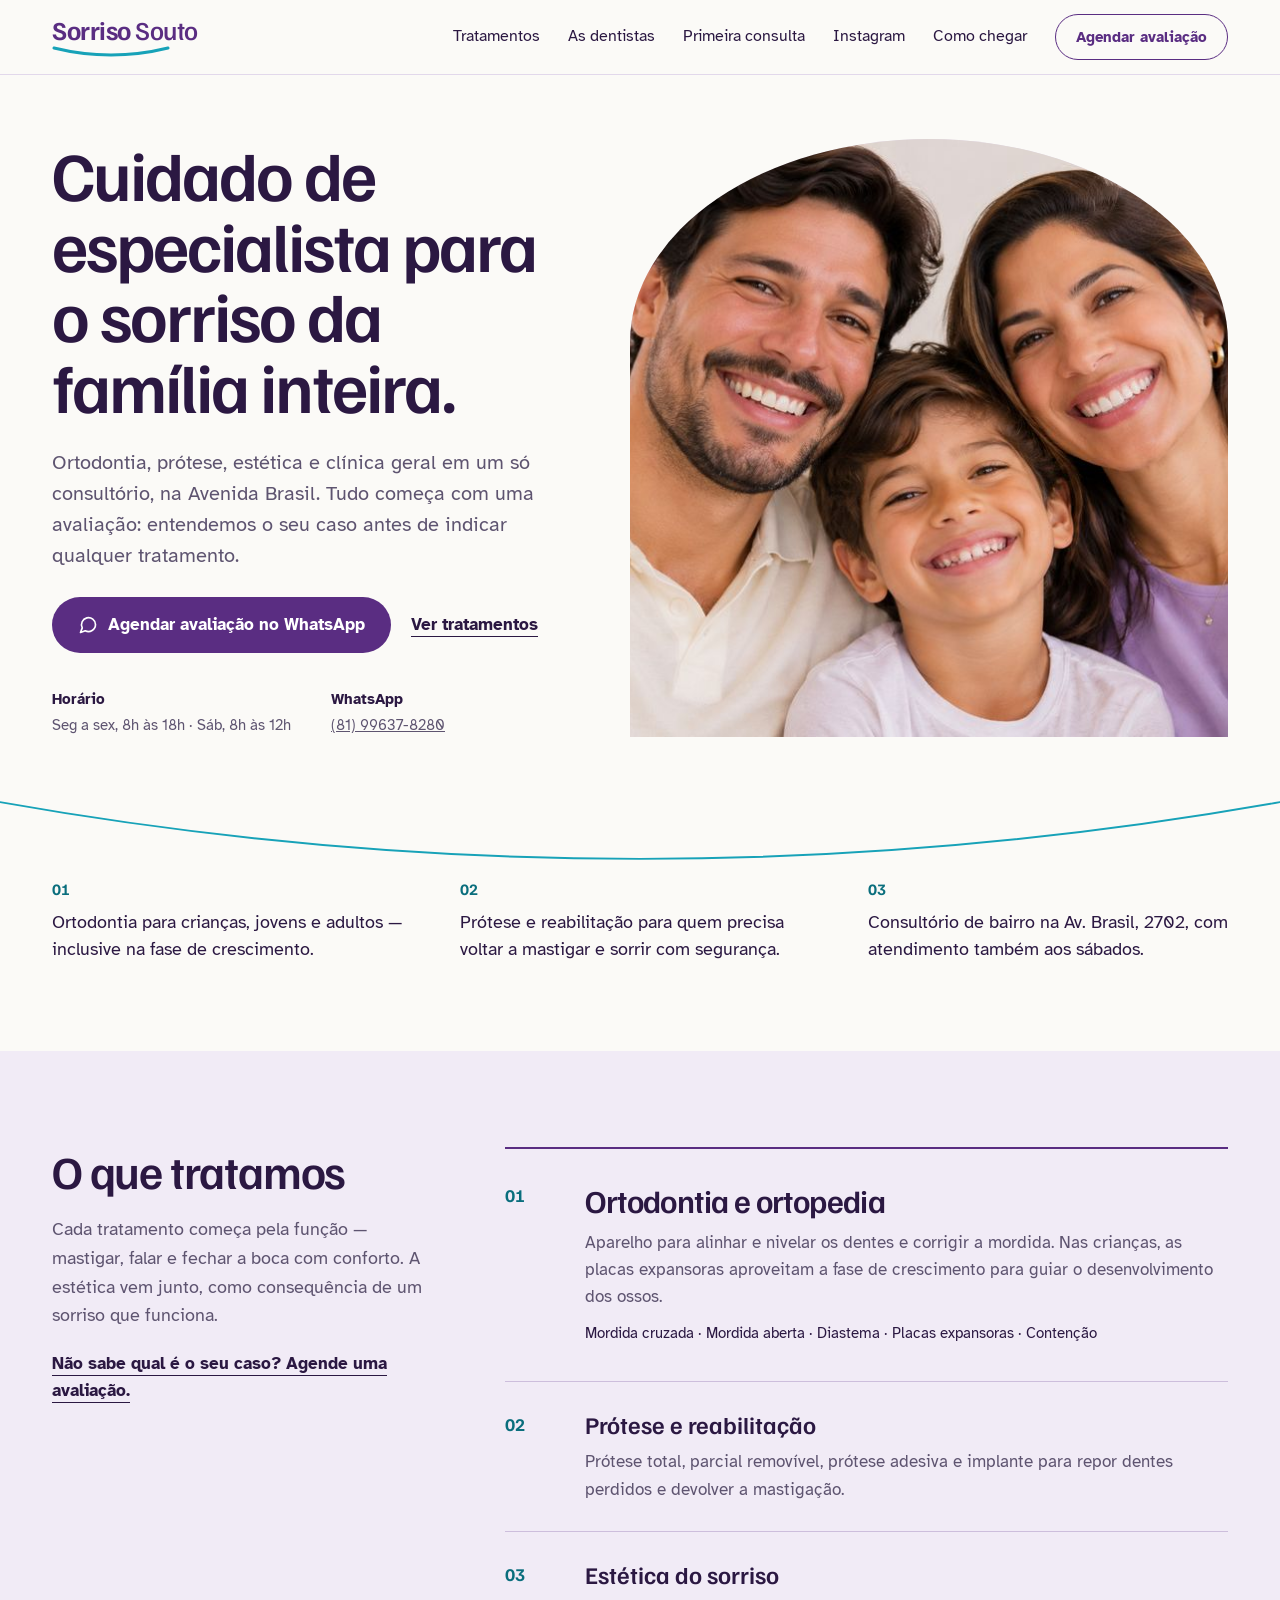
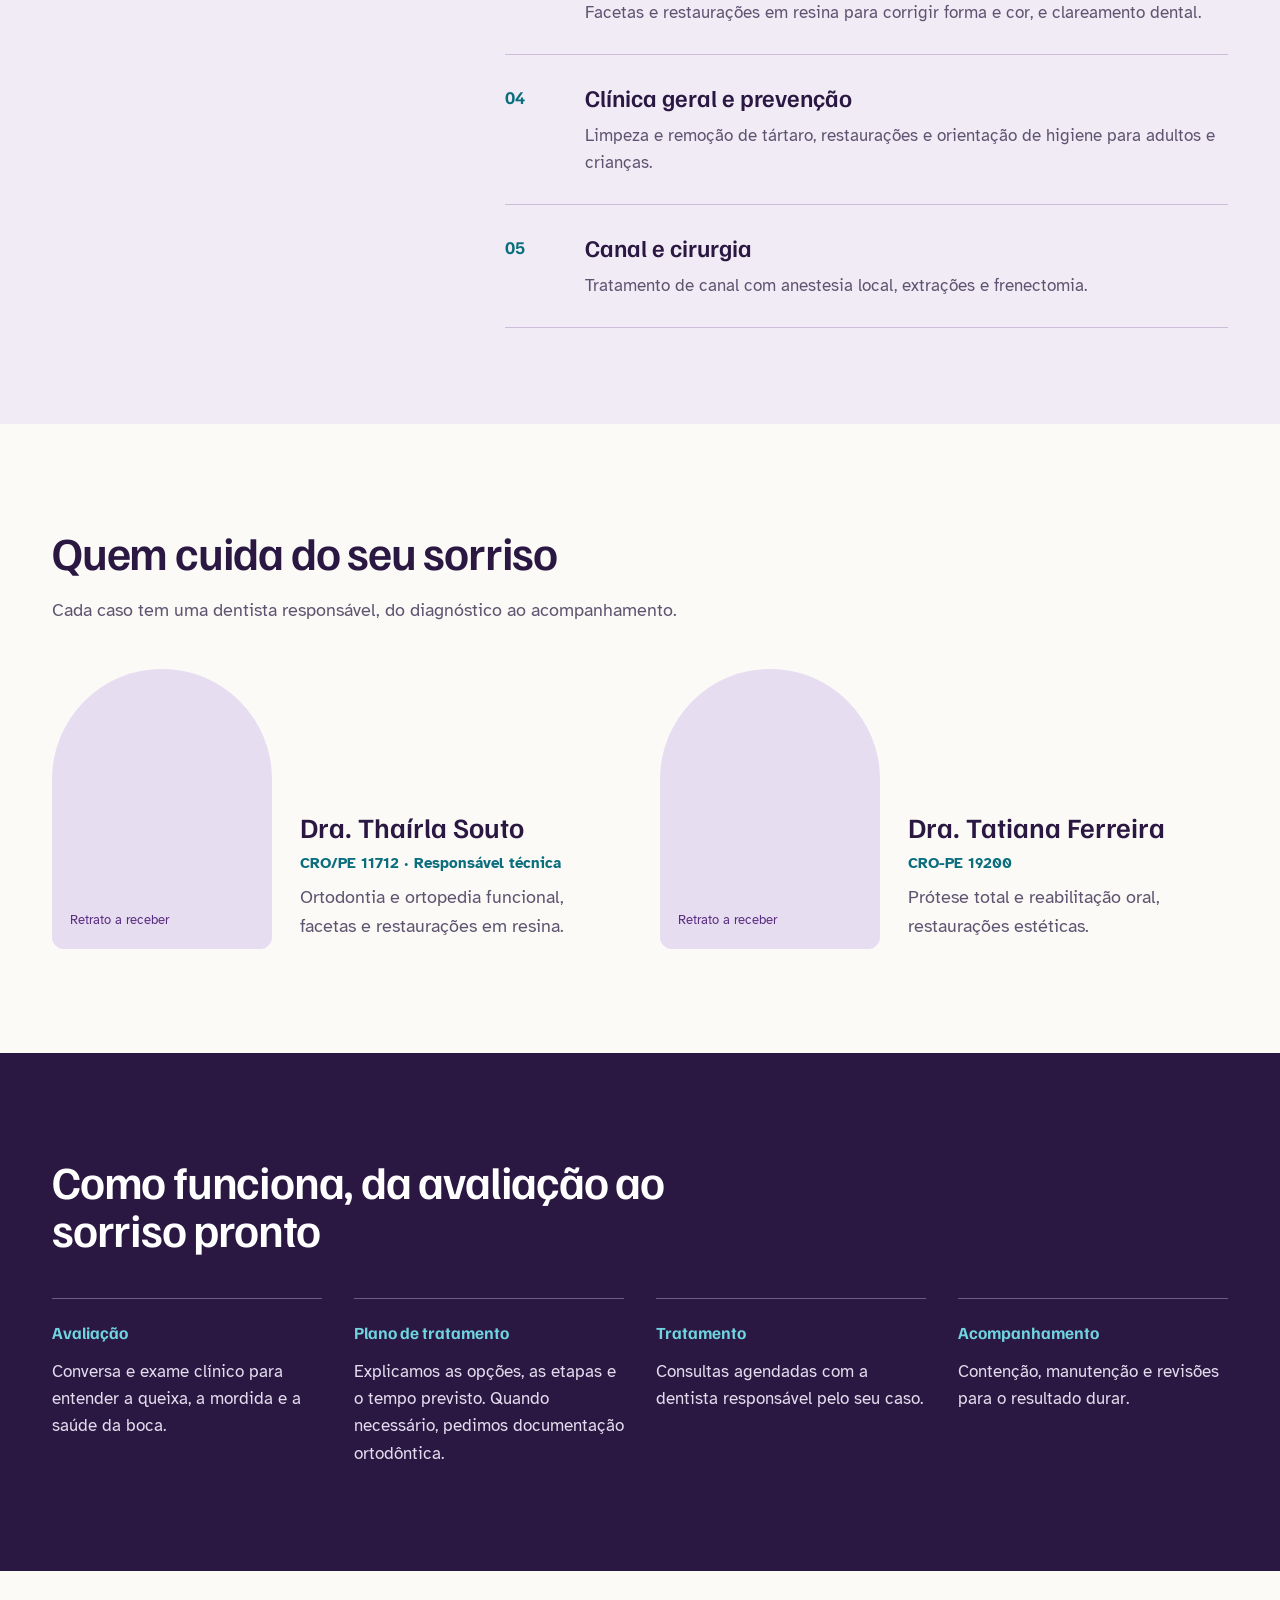
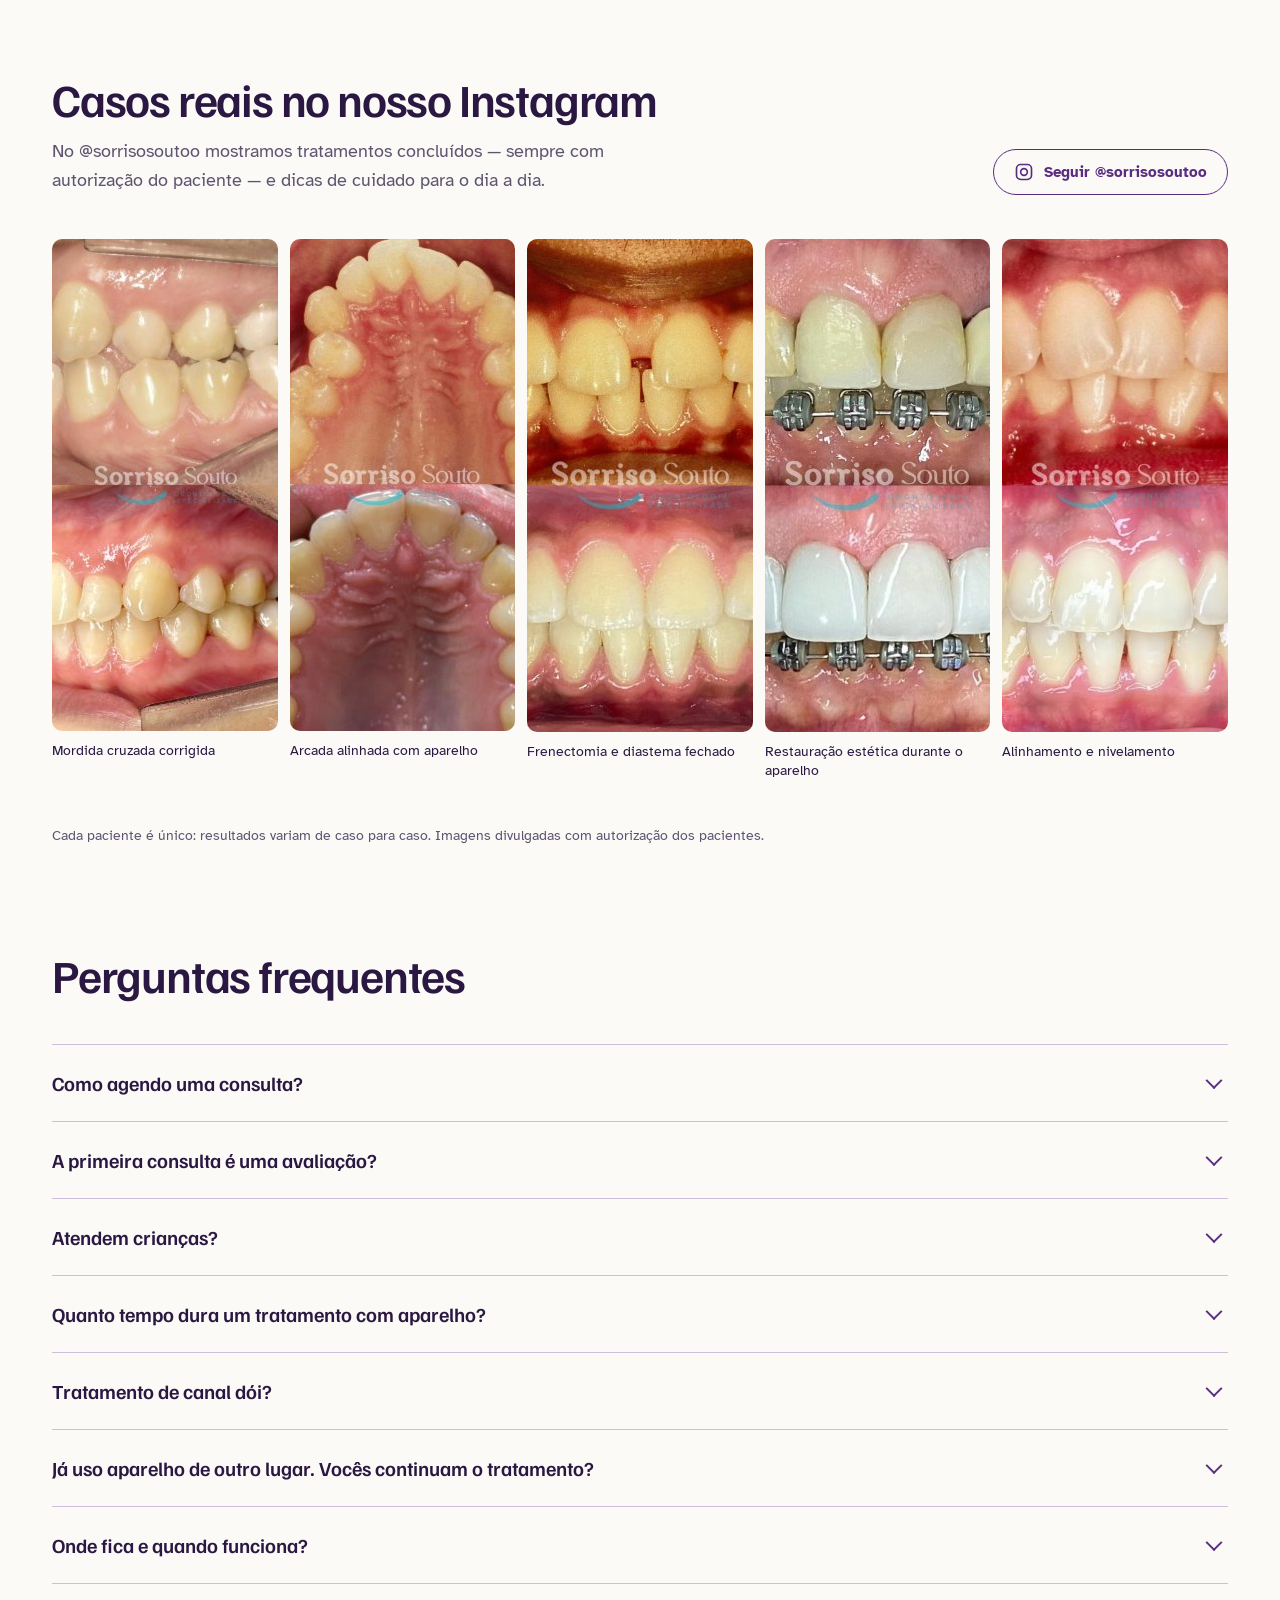
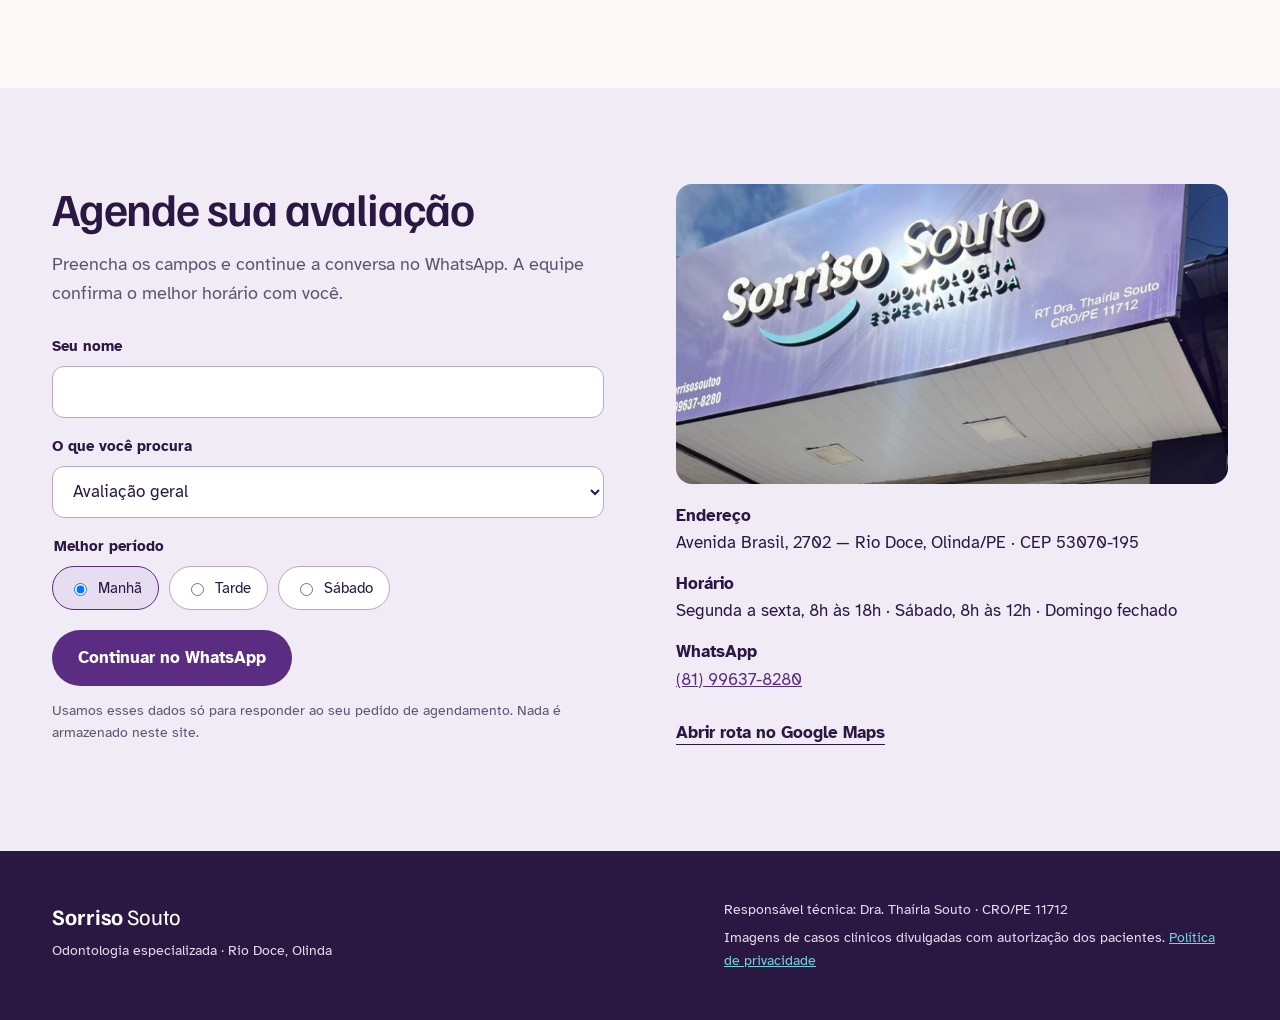
<file: index.html>
<!doctype html>
<html lang="pt-BR">
<head>
<meta charset="utf-8">
<meta name="viewport" content="width=device-width, initial-scale=1">
<title>Sorriso Souto | Dentista em Rio Doce, Olinda — Ortodontia e Prótese</title>
<meta name="description" content="Consultório odontológico na Av. Brasil, Rio Doce, Olinda. Ortodontia para crianças e adultos, prótese, estética e clínica geral. Agende sua avaliação pelo WhatsApp.">
<link rel="canonical" href="https://www.sorrisosouto.com.br/">
<meta name="theme-color" content="#5A2D82">

<meta property="og:type" content="website">
<meta property="og:locale" content="pt_BR">
<meta property="og:site_name" content="Sorriso Souto">
<meta property="og:title" content="Sorriso Souto | Odontologia especializada em Rio Doce, Olinda">
<meta property="og:description" content="Ortodontia, prótese, estética e clínica geral. Agende sua avaliação pelo WhatsApp.">
<meta property="og:url" content="https://www.sorrisosouto.com.br/">
<meta property="og:image" content="https://www.sorrisosouto.com.br/assets/img/fachada.jpg">

<link rel="icon" href="assets/img/favicon.svg" type="image/svg+xml">
<link rel="preconnect" href="https://fonts.googleapis.com">
<link rel="preconnect" href="https://fonts.gstatic.com" crossorigin>
<link href="https://fonts.googleapis.com/css2?family=Familjen+Grotesk:wght@500;600;700&family=Atkinson+Hyperlegible:wght@400;700&display=swap" rel="stylesheet">
<link rel="preload" as="image" href="assets/img/hero-familia.jpg" imagesrcset="assets/img/hero-familia-900.jpg 900w, assets/img/hero-familia.jpg 1536w" imagesizes="(max-width: 860px) 100vw, 640px">
<link rel="stylesheet" href="assets/css/style.css">

<script type="application/ld+json">
{
  "@context": "https://schema.org",
  "@type": "Dentist",
  "name": "Sorriso Souto — Odontologia Especializada",
  "url": "https://www.sorrisosouto.com.br/",
  "image": "https://www.sorrisosouto.com.br/assets/img/fachada.jpg",
  "telephone": "+55-81-99637-8280",
  "address": {
    "@type": "PostalAddress",
    "streetAddress": "Avenida Brasil, 2702",
    "addressLocality": "Olinda",
    "addressRegion": "PE",
    "postalCode": "53070-195",
    "addressCountry": "BR"
  },
  "openingHoursSpecification": [
    {"@type": "OpeningHoursSpecification", "dayOfWeek": ["Monday","Tuesday","Wednesday","Thursday","Friday"], "opens": "08:00", "closes": "18:00"},
    {"@type": "OpeningHoursSpecification", "dayOfWeek": "Saturday", "opens": "08:00", "closes": "12:00"}
  ],
  "sameAs": ["https://www.instagram.com/sorrisosoutoo/"]
}
</script>
</head>
<body>
<a class="skip" href="#conteudo">Pular para o conteúdo</a>

<header class="site-header">
  <div class="wrap header-inner">
    <a href="#topo" class="logo" aria-label="Sorriso Souto, início">
      <span class="logo-text"><b>Sorriso</b> Souto</span>
      <svg class="logo-arc" viewBox="0 0 118 12" aria-hidden="true"><path d="M2 2 Q59 16 116 2"/></svg>
    </a>
    <button class="menu-toggle" type="button" aria-expanded="false" aria-controls="menu" aria-label="Abrir menu">
      <svg viewBox="0 0 24 24" aria-hidden="true"><path d="M4 8h16M4 16h16"/></svg>
    </button>
    <nav id="menu" class="nav" aria-label="Principal">
      <a href="#tratamentos">Tratamentos</a>
      <a href="#dentistas">As dentistas</a>
      <a href="#primeira-consulta">Primeira consulta</a>
      <a href="#instagram">Instagram</a>
      <a href="#contato">Como chegar</a>
      <a href="#agendar" class="btn btn-outline nav-cta">Agendar avaliação</a>
    </nav>
  </div>
</header>

<main id="conteudo">

<section id="topo" class="hero">
  <div class="wrap hero-inner">
    <div class="hero-text">
      <h1>Cuidado de especialista para o sorriso da família inteira.</h1>
      <p class="lead">Ortodontia, prótese, estética e clínica geral em um só consultório, na Avenida Brasil. Tudo começa com uma avaliação: entendemos o seu caso antes de indicar qualquer tratamento.</p>
      <div class="actions">
        <a class="btn btn-primary js-wa" href="https://wa.me/5581996378280?text=Ol%C3%A1!%20Vim%20pelo%20site%20e%20gostaria%20de%20agendar%20uma%20avalia%C3%A7%C3%A3o." data-origem="hero">
          <svg viewBox="0 0 24 24" aria-hidden="true"><path d="M21 11.5a8.4 8.4 0 0 1-12.3 7.4L3 21l2.1-5.6A8.4 8.4 0 1 1 21 11.5z"/></svg>
          <span>Agendar avaliação<span class="hide-sm"> no WhatsApp</span></span>
        </a>
        <a class="link-strong" href="#tratamentos">Ver tratamentos</a>
      </div>
      <dl class="hero-info">
        <div><dt>Horário</dt><dd>Seg a sex, 8h às 18h · Sáb, 8h às 12h</dd></div>
        <div><dt>WhatsApp</dt><dd><a href="tel:+5581996378280">(81) 99637-8280</a></dd></div>
      </dl>
    </div>
    <div class="hero-media">
      <div class="arch">
        <img src="assets/img/hero-familia.jpg" srcset="assets/img/hero-familia-900.jpg 900w, assets/img/hero-familia.jpg 1536w" sizes="(max-width: 860px) 100vw, 640px" width="1536" height="1024" alt="Pai, mãe e filho sorrindo juntos" fetchpriority="high">
      </div>
    </div>
  </div>
  <svg class="hero-arc" viewBox="0 0 1440 90" preserveAspectRatio="none" aria-hidden="true"><path d="M0 4 Q720 150 1440 4"/></svg>
</section>

<section class="facts wrap" aria-label="Em resumo">
  <div><span class="num">01</span><p>Ortodontia para crianças, jovens e adultos — inclusive na fase de crescimento.</p></div>
  <div><span class="num">02</span><p>Prótese e reabilitação para quem precisa voltar a mastigar e sorrir com segurança.</p></div>
  <div><span class="num">03</span><p>Consultório de bairro na Av. Brasil, 2702, com atendimento também aos sábados.</p></div>
</section>

<section id="tratamentos" class="band">
  <div class="wrap split">
    <div class="split-aside">
      <h2>O que tratamos</h2>
      <p class="muted">Cada tratamento começa pela função — mastigar, falar e fechar a boca com conforto. A estética vem junto, como consequência de um sorriso que funciona.</p>
      <a class="link-strong" href="#agendar">Não sabe qual é o seu caso? Agende uma avaliação.</a>
    </div>
    <ol class="treatments">
      <li class="featured">
        <span class="num">01</span>
        <div>
          <h3>Ortodontia e ortopedia</h3>
          <p>Aparelho para alinhar e nivelar os dentes e corrigir a mordida. Nas crianças, as placas expansoras aproveitam a fase de crescimento para guiar o desenvolvimento dos ossos.</p>
          <p class="tags">Mordida cruzada · Mordida aberta · Diastema · Placas expansoras · Contenção</p>
        </div>
      </li>
      <li><span class="num">02</span><div><h3>Prótese e reabilitação</h3><p>Prótese total, parcial removível, prótese adesiva e implante para repor dentes perdidos e devolver a mastigação.</p></div></li>
      <li><span class="num">03</span><div><h3>Estética do sorriso</h3><p>Facetas e restaurações em resina para corrigir forma e cor, e clareamento dental.</p></div></li>
      <li><span class="num">04</span><div><h3>Clínica geral e prevenção</h3><p>Limpeza e remoção de tártaro, restaurações e orientação de higiene para adultos e crianças.</p></div></li>
      <li><span class="num">05</span><div><h3>Canal e cirurgia</h3><p>Tratamento de canal com anestesia local, extrações e frenectomia.</p></div></li>
    </ol>
  </div>
</section>

<section id="dentistas" class="wrap section">
  <div class="section-head">
    <h2>Quem cuida do seu sorriso</h2>
    <p class="muted">Cada caso tem uma dentista responsável, do diagnóstico ao acompanhamento.</p>
  </div>
  <div class="team">
    <article class="person">
      <div class="portrait" role="img" aria-label="Retrato da Dra. Thaírla Souto (foto a receber)"><span>Retrato a receber</span></div>
      <div>
        <h3>Dra. Thaírla Souto</h3>
        <span class="cro">CRO/PE 11712 · Responsável técnica</span>
        <p class="muted">Ortodontia e ortopedia funcional, facetas e restaurações em resina.</p>
      </div>
    </article>
    <article class="person">
      <div class="portrait" role="img" aria-label="Retrato da Dra. Tatiana Ferreira (foto a receber)"><span>Retrato a receber</span></div>
      <div>
        <h3>Dra. Tatiana Ferreira</h3>
        <span class="cro">CRO-PE 19200</span>
        <p class="muted">Prótese total e reabilitação oral, restaurações estéticas.</p>
      </div>
    </article>
  </div>
</section>

<section id="primeira-consulta" class="dark">
  <div class="wrap section">
    <h2>Como funciona, da avaliação ao sorriso pronto</h2>
    <ol class="steps">
      <li><span>Avaliação</span><p>Conversa e exame clínico para entender a queixa, a mordida e a saúde da boca.</p></li>
      <li><span>Plano de tratamento</span><p>Explicamos as opções, as etapas e o tempo previsto. Quando necessário, pedimos documentação ortodôntica.</p></li>
      <li><span>Tratamento</span><p>Consultas agendadas com a dentista responsável pelo seu caso.</p></li>
      <li><span>Acompanhamento</span><p>Contenção, manutenção e revisões para o resultado durar.</p></li>
    </ol>
  </div>
</section>

<section id="instagram" class="wrap section">
  <div class="section-head">
    <div>
      <h2>Casos reais no nosso Instagram</h2>
      <p class="muted">No @sorrisosoutoo mostramos tratamentos concluídos — sempre com autorização do paciente — e dicas de cuidado para o dia a dia.</p>
    </div>
    <a class="btn btn-outline" href="https://www.instagram.com/sorrisosoutoo/" target="_blank" rel="noopener">
      <svg viewBox="0 0 24 24" aria-hidden="true"><rect x="3" y="3" width="18" height="18" rx="5"/><circle cx="12" cy="12" r="4"/></svg>
      Seguir @sorrisosoutoo
    </a>
  </div>
  <div class="insta-grid">
    <a href="https://www.instagram.com/sorrisosoutoo/" target="_blank" rel="noopener"><img src="assets/img/caso-mordida.jpg" loading="lazy" width="392" height="492" alt="Antes e depois: mordida cruzada corrigida"><span>Mordida cruzada corrigida</span></a>
    <a href="https://www.instagram.com/sorrisosoutoo/" target="_blank" rel="noopener"><img src="assets/img/caso-arcada.jpg" loading="lazy" width="392" height="492" alt="Antes e depois: arcada alinhada com aparelho"><span>Arcada alinhada com aparelho</span></a>
    <a href="https://www.instagram.com/sorrisosoutoo/" target="_blank" rel="noopener"><img src="assets/img/caso-diastema.jpg" loading="lazy" width="491" height="493" alt="Antes e depois: frenectomia e fechamento de diastema"><span>Frenectomia e diastema fechado</span></a>
    <a href="https://www.instagram.com/sorrisosoutoo/" target="_blank" rel="noopener"><img src="assets/img/caso-facetas.jpg" loading="lazy" width="491" height="493" alt="Antes e depois: restauração estética durante o aparelho"><span>Restauração estética durante o aparelho</span></a>
    <a href="https://www.instagram.com/sorrisosoutoo/" target="_blank" rel="noopener"><img src="assets/img/caso-alinhamento.jpg" loading="lazy" width="491" height="493" alt="Antes e depois: alinhamento e nivelamento"><span>Alinhamento e nivelamento</span></a>
  </div>
  <p class="note">Cada paciente é único: resultados variam de caso para caso. Imagens divulgadas com autorização dos pacientes.</p>
</section>

<section id="perguntas" class="wrap section faq-wrap">
  <h2>Perguntas frequentes</h2>
  <div class="faq">
    <details><summary>Como agendo uma consulta?</summary><p>Pelo WhatsApp (81) 99637-8280 ou pelo formulário desta página, que abre a conversa já com o seu pedido. A equipe confirma o horário com você.</p></details>
    <details><summary>A primeira consulta é uma avaliação?</summary><p>Sim. Antes de qualquer tratamento, a dentista examina e explica as opções para o seu caso.</p></details>
    <details><summary>Atendem crianças?</summary><p>Sim. Na fase de crescimento, a ortopedia com placas expansoras ajuda a guiar o desenvolvimento dos ossos e da mordida. Também orientamos a higiene dos pequenos.</p></details>
    <details><summary>Quanto tempo dura um tratamento com aparelho?</summary><p>Depende da mordida e da idade de cada paciente. O tempo previsto é apresentado no plano de tratamento, depois da avaliação.</p></details>
    <details><summary>Tratamento de canal dói?</summary><p>O procedimento é feito com anestesia local. Algum desconforto depois é possível e varia de pessoa para pessoa; a dentista orienta como aliviar.</p></details>
    <details><summary>Já uso aparelho de outro lugar. Vocês continuam o tratamento?</summary><p>Fazemos uma avaliação e, se necessário, pedimos nova documentação ortodôntica antes de seguir.</p></details>
    <details><summary>Onde fica e quando funciona?</summary><p>Avenida Brasil, 2702 — Rio Doce, Olinda. Segunda a sexta, 8h às 18h; sábado, 8h às 12h.</p></details>
  </div>
</section>

<section id="agendar" class="band">
  <div class="wrap split">
    <div class="split-half">
      <h2>Agende sua avaliação</h2>
      <p class="muted">Preencha os campos e continue a conversa no WhatsApp. A equipe confirma o melhor horário com você.</p>
      <form id="form-agendar" class="form" novalidate>
        <label for="f-nome">Seu nome</label>
        <input id="f-nome" name="nome" type="text" autocomplete="name" required aria-describedby="f-nome-erro">
        <p id="f-nome-erro" class="field-error" hidden>Diga como podemos te chamar.</p>

        <label for="f-tratamento">O que você procura</label>
        <select id="f-tratamento" name="tratamento">
          <option>Avaliação geral</option>
          <option>Aparelho / ortodontia</option>
          <option>Prótese ou implante</option>
          <option>Estética e clareamento</option>
          <option>Limpeza</option>
          <option>Dor ou urgência</option>
        </select>

        <fieldset>
          <legend>Melhor período</legend>
          <div class="pills">
            <label><input type="radio" name="periodo" value="manhã" checked> Manhã</label>
            <label><input type="radio" name="periodo" value="tarde"> Tarde</label>
            <label><input type="radio" name="periodo" value="sábado"> Sábado</label>
          </div>
        </fieldset>

        <button type="submit" class="btn btn-primary">Continuar no WhatsApp</button>
        <p class="note">Usamos esses dados só para responder ao seu pedido de agendamento. Nada é armazenado neste site.</p>
      </form>
    </div>
    <div id="contato" class="split-half">
      <img class="fachada" src="assets/img/fachada.jpg" loading="lazy" width="820" height="620" alt="Fachada da Sorriso Souto na Avenida Brasil, 2702">
      <address>
        <div><b>Endereço</b><br>Avenida Brasil, 2702 — Rio Doce, Olinda/PE · CEP 53070-195</div>
        <div><b>Horário</b><br>Segunda a sexta, 8h às 18h · Sábado, 8h às 12h · Domingo fechado</div>
        <div><b>WhatsApp</b><br><a class="js-wa" data-origem="contato" href="https://wa.me/5581996378280?text=Ol%C3%A1!%20Vim%20pelo%20site%20e%20gostaria%20de%20agendar%20uma%20avalia%C3%A7%C3%A3o.">(81) 99637-8280</a></div>
      </address>
      <a class="link-strong" href="https://www.google.com/maps/search/?api=1&amp;query=Avenida+Brasil+2702+Rio+Doce+Olinda+PE" target="_blank" rel="noopener">Abrir rota no Google Maps</a>
    </div>
  </div>
</section>

</main>

<footer class="site-footer">
  <div class="wrap footer-inner">
    <div>
      <span class="footer-logo"><b>Sorriso</b> Souto</span>
      <span>Odontologia especializada · Rio Doce, Olinda</span>
    </div>
    <div>
      <span>Responsável técnica: Dra. Thaírla Souto · CRO/PE 11712</span>
      <span>Imagens de casos clínicos divulgadas com autorização dos pacientes. <a href="privacidade.html">Política de privacidade</a></span>
    </div>
  </div>
</footer>

<div class="mobile-bar">
  <a class="btn btn-primary js-wa" data-origem="barra-mobile" href="https://wa.me/5581996378280?text=Ol%C3%A1!%20Vim%20pelo%20site%20e%20gostaria%20de%20agendar%20uma%20avalia%C3%A7%C3%A3o.">Agendar avaliação</a>
  <a class="call" href="tel:+5581996378280" aria-label="Ligar para a clínica">
    <svg viewBox="0 0 24 24" aria-hidden="true"><path d="M5 4h4l2 5-2.5 1.5a11 11 0 0 0 5 5L15 13l5 2v4a2 2 0 0 1-2 2A16 16 0 0 1 3 6a2 2 0 0 1 2-2"/></svg>
  </a>
</div>

<script src="assets/js/main.js" defer></script>
</body>
</html>
</file>
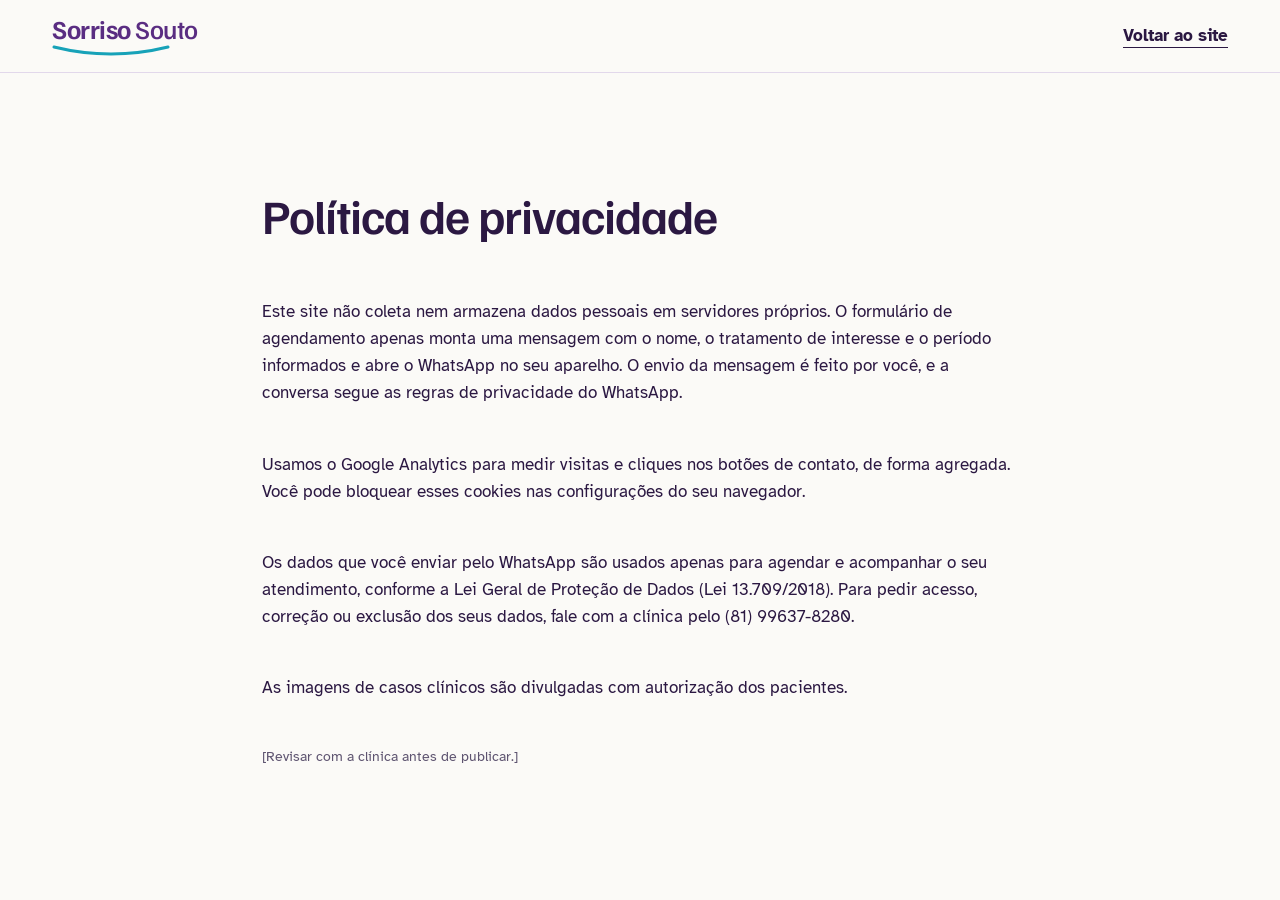
<file: privacidade.html>
<!doctype html>
<html lang="pt-BR">
<head>
<meta charset="utf-8">
<meta name="viewport" content="width=device-width, initial-scale=1">
<title>Política de privacidade | Sorriso Souto</title>
<meta name="robots" content="noindex">
<link rel="icon" href="assets/img/favicon.svg" type="image/svg+xml">
<link rel="preconnect" href="https://fonts.googleapis.com">
<link rel="preconnect" href="https://fonts.gstatic.com" crossorigin>
<link href="https://fonts.googleapis.com/css2?family=Familjen+Grotesk:wght@500;600;700&family=Atkinson+Hyperlegible:wght@400;700&display=swap" rel="stylesheet">
<link rel="stylesheet" href="assets/css/style.css">
</head>
<body>
<header class="site-header">
  <div class="wrap header-inner">
    <a href="./" class="logo" aria-label="Sorriso Souto, voltar ao início">
      <span class="logo-text"><b>Sorriso</b> Souto</span>
      <svg class="logo-arc" viewBox="0 0 118 12" aria-hidden="true"><path d="M2 2 Q59 16 116 2"/></svg>
    </a>
    <a href="./" class="link-strong">Voltar ao site</a>
  </div>
</header>
<main class="wrap section" style="max-width:820px">
  <h1 style="font-size:clamp(34px,4vw,48px);letter-spacing:-1px">Política de privacidade</h1>
  <p>Este site não coleta nem armazena dados pessoais em servidores próprios. O formulário de agendamento apenas monta uma mensagem com o nome, o tratamento de interesse e o período informados e abre o WhatsApp no seu aparelho. O envio da mensagem é feito por você, e a conversa segue as regras de privacidade do WhatsApp.</p>
  <p>Usamos o Google Analytics para medir visitas e cliques nos botões de contato, de forma agregada. Você pode bloquear esses cookies nas configurações do seu navegador.</p>
  <p>Os dados que você enviar pelo WhatsApp são usados apenas para agendar e acompanhar o seu atendimento, conforme a Lei Geral de Proteção de Dados (Lei 13.709/2018). Para pedir acesso, correção ou exclusão dos seus dados, fale com a clínica pelo (81) 99637-8280.</p>
  <p>As imagens de casos clínicos são divulgadas com autorização dos pacientes.</p>
  <p class="note">[Revisar com a clínica antes de publicar.]</p>
</main>
</body>
</html>
</file>
<file: assets/css/style.css>
/* Sorriso Souto — Direção A "O Arco" · N4 Web Studio */
:root{
  --tinta:#2B1842; --roxo:#5A2D82; --turquesa:#17A2B8; --turquesa-texto:#0A6E7D;
  --lilas:#F1EBF6; --lilas-2:#E7DDF0; --papel:#FBFAF7; --linha:#E2D8EB; --linha-2:#CDBEDC;
  --muted:#5E5470; --turquesa-claro:#6FD3E0;
  --display:'Familjen Grotesk',system-ui,sans-serif;
  --texto:'Atkinson Hyperlegible',system-ui,sans-serif;
  --wrap:1240px; --gutter:32px;
}
*,*::before,*::after{box-sizing:border-box}
html{scroll-behavior:smooth;scroll-padding-top:84px;-webkit-text-size-adjust:100%}
body{margin:0;background:var(--papel);color:var(--tinta);font-family:var(--texto);font-size:17px;line-height:1.6}
img{max-width:100%;display:block}
a{color:var(--roxo)} a:hover{color:var(--tinta)}
h1,h2,h3{font-family:var(--display);font-weight:600;margin:0;color:var(--tinta)}
h2{font-size:clamp(32px,3.6vw,48px);line-height:1.05;letter-spacing:-1.2px}
h3{font-size:24px;line-height:1.2}
p{margin:0}
:focus-visible{outline:3px solid var(--turquesa);outline-offset:3px;border-radius:4px}
.skip{position:absolute;left:-9999px;top:8px;background:var(--roxo);color:#fff;padding:10px 16px;border-radius:8px;z-index:100}
.skip:focus{left:8px}
.wrap{max-width:var(--wrap);margin:0 auto;padding-left:var(--gutter);padding-right:var(--gutter)}
.section{padding-top:104px;padding-bottom:104px;display:flex;flex-direction:column;gap:44px}
.muted{color:var(--muted);font-size:18px}
.muted-sm{font-size:13px;color:var(--muted)}
.note{font-size:14px;color:var(--muted)}
.cro{font-size:15px;font-weight:700;color:var(--turquesa-texto)}
.num{font-family:var(--display);font-weight:700;font-size:16px;color:var(--turquesa-texto)}

/* Botões */
.btn{display:inline-flex;align-items:center;justify-content:center;gap:10px;min-height:52px;padding:0 26px;border-radius:999px;font:inherit;font-weight:700;font-size:16px;text-decoration:none;cursor:pointer;border:0;transition:background-color .2s,color .2s}
.btn svg{width:20px;height:20px;fill:none;stroke:currentColor;stroke-width:2;stroke-linecap:round;stroke-linejoin:round}
.btn-primary{background:var(--roxo);color:#fff}
.btn-primary:hover{background:var(--tinta);color:#fff}
.btn-outline{border:1.5px solid var(--roxo);color:var(--roxo);background:transparent;min-height:46px;padding:0 20px;font-size:15px}
.btn-outline:hover{background:var(--roxo);color:#fff}
.link-strong{font-weight:700;color:var(--tinta);text-underline-offset:6px;display:inline-flex;align-items:center;min-height:44px}

/* Header */
.site-header{position:sticky;top:0;z-index:50;background:rgba(251,250,247,.96);border-bottom:1px solid var(--linha);backdrop-filter:saturate(1.2) blur(6px)}
.header-inner{display:flex;align-items:center;justify-content:space-between;gap:16px;padding-top:14px;padding-bottom:14px}
.logo{text-decoration:none;color:var(--roxo);display:flex;flex-direction:column}
.logo-text{font-family:var(--display);font-size:26px;line-height:1;letter-spacing:-.5px;font-weight:500}
.logo-text b{font-weight:700}
.logo-arc{width:118px;height:12px;margin-top:3px}
.logo-arc path,.hero-arc path{fill:none;stroke:var(--turquesa);stroke-width:3;stroke-linecap:round}
.nav{display:flex;align-items:center;gap:28px}
.nav a:not(.btn){color:var(--tinta);text-decoration:none;font-size:16px}
.nav a:not(.btn):hover{color:var(--roxo);text-decoration:underline;text-underline-offset:6px}
.menu-toggle{display:none;width:44px;height:44px;border-radius:999px;border:1.5px solid var(--linha);background:#fff;align-items:center;justify-content:center;color:var(--tinta);cursor:pointer}
.menu-toggle svg{width:20px;height:20px;fill:none;stroke:currentColor;stroke-width:2;stroke-linecap:round}

/* Hero */
.hero{overflow:hidden}
.hero-inner{display:flex;flex-wrap:wrap;gap:56px;padding-top:64px}
.hero-text{flex:1 1 460px;min-width:0;display:flex;flex-direction:column;gap:26px;padding-bottom:64px}
.kicker{font-size:17px;font-weight:700;color:var(--turquesa-texto)}
.hero h1{font-size:clamp(40px,5.4vw,72px);line-height:1.02;letter-spacing:-2px}
.lead{font-size:20px;line-height:1.55;color:var(--muted);max-width:34em}
.actions{display:flex;flex-wrap:wrap;gap:14px 20px;align-items:center}
.actions .btn{min-height:56px;font-size:17px}
.hero-info{margin:8px 0 0;display:flex;flex-wrap:wrap;gap:12px 40px;font-size:15px;color:var(--muted)}
.hero-info dt{font-weight:700;color:var(--tinta)} .hero-info dd{margin:2px 0 0}
.hero-info a{color:inherit}
.hero-media{flex:1.25 1 520px;min-width:0;position:relative;display:flex;align-self:stretch;margin-bottom:64px}
.arch{flex:1;min-height:420px;border-radius:50% 50% 0 0 / 34% 34% 0 0;overflow:hidden;background:var(--lilas-2)}
.arch img{width:100%;height:100%;object-fit:cover;object-position:50% 40%}
.rt-card{position:absolute;left:-28px;bottom:56px;background:#fff;border:1px solid var(--linha);border-radius:16px;padding:16px 20px;display:flex;flex-direction:column;gap:2px;max-width:240px}
.rt-card strong{font-family:var(--display);font-weight:600;font-size:18px}
.hero-arc{display:block;width:100%;height:70px;margin-top:-2px}
.hero-arc path{stroke-width:2.5}

/* Fatos */
.facts{display:flex;flex-wrap:wrap;gap:24px 48px;padding-top:8px;padding-bottom:88px}
.facts>div{flex:1 1 260px;display:flex;flex-direction:column;gap:6px}
.facts p{font-size:18px;line-height:1.5}

/* Faixas */
.band{background:var(--lilas)}
.split{display:flex;flex-wrap:wrap;gap:48px 72px;padding-top:96px;padding-bottom:96px}
.split-aside{flex:1 1 320px;min-width:0;display:flex;flex-direction:column;gap:20px}
.split-half{flex:1 1 420px;min-width:0;display:flex;flex-direction:column;gap:18px}

/* Tratamentos */
.treatments{flex:2 1 600px;min-width:0;list-style:none;margin:0;padding:0}
.treatments li{display:flex;flex-wrap:wrap;gap:10px 32px;padding:28px 0;border-top:1px solid var(--linha-2)}
.treatments li:last-child{border-bottom:1px solid var(--linha-2)}
.treatments li .num{flex:0 0 48px;font-size:18px}
.treatments li>div{flex:1 1 400px;min-width:0;display:flex;flex-direction:column;gap:10px}
.treatments p{color:var(--muted)}
.treatments .featured{border-top:2px solid var(--roxo);padding:32px 0 36px}
.treatments .featured h3{font-size:32px;letter-spacing:-.6px}
.treatments .tags{color:var(--tinta);font-size:15px}

/* Equipe */
.section-head{display:flex;flex-wrap:wrap;justify-content:space-between;align-items:flex-end;gap:20px 48px}
.section-head>p,.section-head>div{max-width:36em;display:flex;flex-direction:column;gap:14px}
.team{display:flex;flex-wrap:wrap;gap:40px}
.person{flex:1 1 460px;min-width:0;display:flex;flex-wrap:wrap;gap:28px;align-items:flex-end}
.person>div:last-child{flex:1 1 200px;display:flex;flex-direction:column;gap:8px;padding-bottom:8px}
.person h3{font-size:28px}
.portrait{flex:0 0 220px;height:280px;border-radius:110px 110px 12px 12px;background:var(--lilas-2);display:flex;align-items:flex-end;padding:18px;color:var(--roxo);font-size:13px}

/* Primeira consulta */
.dark{background:var(--tinta);color:#fff}
.dark h2{color:#fff;max-width:14em}
.steps{list-style:none;margin:0;padding:0;display:flex;flex-wrap:wrap;gap:32px}
.steps li{flex:1 1 220px;min-width:0;border-top:1px solid #6F5A8C;padding-top:20px;display:flex;flex-direction:column;gap:12px}
.steps span{font-family:var(--display);font-weight:700;color:var(--turquesa-claro)}
.steps p{color:#E4DCEE}

/* Instagram */
.insta-grid{display:grid;grid-template-columns:repeat(5,minmax(0,1fr));gap:12px}
.insta-grid a{display:flex;flex-direction:column;gap:10px;text-decoration:none;color:var(--tinta);font-size:14px;line-height:1.4}
.insta-grid img{width:100%;aspect-ratio:4/5;object-fit:cover;border-radius:10px;background:var(--lilas-2);transition:opacity .2s}
.insta-grid a:hover img{opacity:.88}

/* FAQ */
.faq-wrap{padding-top:0}
.faq{border-top:1px solid var(--linha-2)}
.faq details{border-bottom:1px solid var(--linha-2)}
.faq summary{list-style:none;cursor:pointer;padding:22px 44px 22px 0;font-family:var(--display);font-weight:600;font-size:20px;position:relative}
.faq summary::-webkit-details-marker{display:none}
.faq summary::after{content:"";position:absolute;right:8px;top:50%;width:12px;height:12px;border-right:2px solid var(--roxo);border-bottom:2px solid var(--roxo);transform:translateY(-70%) rotate(45deg);transition:transform .2s}
.faq details[open] summary::after{transform:translateY(-30%) rotate(-135deg)}
.faq details p{padding:0 0 24px;color:var(--muted);max-width:46em}

/* Formulário */
.form{display:flex;flex-direction:column;gap:8px;margin-top:8px}
.form label{font-weight:700;font-size:15px}
.form input[type=text],.form select{min-height:52px;border:1.5px solid #B9A6CC;border-radius:12px;padding:0 16px;font:inherit;background:#fff;color:var(--tinta);margin-bottom:8px}
.form input[aria-invalid=true]{border-color:#B3261E}
.field-error{color:#B3261E;font-size:14px;margin:-4px 0 8px}
.form fieldset{border:0;margin:0 0 12px;padding:0}
.form legend{font-weight:700;font-size:15px;margin-bottom:8px}
.pills{display:flex;flex-wrap:wrap;gap:10px}
.pills label{display:inline-flex;align-items:center;gap:8px;min-height:44px;padding:0 16px;border-radius:999px;border:1.5px solid #B9A6CC;background:#fff;font-weight:400;cursor:pointer}
.pills label:has(input:checked){border-color:var(--roxo);background:var(--lilas-2)}
.form .btn{align-self:flex-start;min-height:56px;font-size:17px;margin-bottom:6px}
.fachada{width:100%;height:300px;object-fit:cover;object-position:50% 35%;border-radius:16px}
address{font-style:normal;display:flex;flex-direction:column;gap:14px}

/* Rodapé */
.site-footer{background:var(--tinta);color:#E4DCEE;font-size:14px}
.footer-inner{display:flex;flex-wrap:wrap;justify-content:space-between;gap:24px;padding-top:48px;padding-bottom:48px}
.footer-inner>div{display:flex;flex-direction:column;gap:6px;max-width:36em}
.footer-logo{font-family:var(--display);font-size:22px;color:#fff}
.site-footer a{color:var(--turquesa-claro)}

/* Barra fixa mobile */
.mobile-bar{display:none}

/* Responsivo */
@media (max-width:980px){
  .insta-grid{grid-template-columns:repeat(3,minmax(0,1fr))}
}
@media (max-width:860px){
  :root{--gutter:20px}
  .menu-toggle{display:inline-flex}
  .nav{display:none;position:absolute;left:0;right:0;top:100%;background:var(--papel);border-bottom:1px solid var(--linha);flex-direction:column;align-items:stretch;gap:0;padding:8px var(--gutter) 20px}
  .nav.is-open{display:flex}
  .nav a:not(.btn){padding:14px 0;border-bottom:1px solid var(--linha);font-size:17px}
  .nav-cta{margin-top:16px}
  .hero-inner{padding-top:28px;gap:28px}
  .hero-text{padding-bottom:0;gap:18px}
  .hero h1{letter-spacing:-1.2px}
  .lead{font-size:18px}
  .hero-media{margin-bottom:0;align-self:stretch}
  .arch{aspect-ratio:5/4;min-height:0}
  .hero-media{flex-direction:column;gap:12px}
  .rt-card{position:static;max-width:none;flex-direction:row;flex-wrap:wrap;align-items:baseline;gap:4px 10px;padding:14px 16px}
  .section{padding-top:72px;padding-bottom:72px;gap:32px}
  .split{padding-top:72px;padding-bottom:72px}
  .treatments .featured h3{font-size:26px}
  .portrait{flex-basis:160px;height:200px}
  .mobile-bar{display:flex;position:fixed;left:0;right:0;bottom:0;z-index:60;gap:10px;padding:12px 16px calc(12px + env(safe-area-inset-bottom));background:#fff;border-top:1px solid var(--linha)}
  .mobile-bar .btn{flex:1;min-height:54px}
  .mobile-bar .call{width:54px;height:54px;border-radius:999px;border:1.5px solid var(--roxo);color:var(--roxo);display:flex;align-items:center;justify-content:center}
  .mobile-bar .call svg{width:20px;height:20px;fill:none;stroke:currentColor;stroke-width:2;stroke-linecap:round;stroke-linejoin:round}
  body{padding-bottom:84px}
}
@media (max-width:560px){
  .hide-sm{display:none}
  .insta-grid{grid-template-columns:repeat(2,minmax(0,1fr))}
  .hero-info{gap:12px 24px}
}

/* Movimento: só o arco se desenha uma vez */
@media (prefers-reduced-motion:no-preference){
  .hero-arc path{stroke-dasharray:1600;stroke-dashoffset:1600;animation:arco 1.4s .3s ease-out forwards}
  @keyframes arco{to{stroke-dashoffset:0}}
}
@media (prefers-reduced-motion:reduce){
  html{scroll-behavior:auto}
  *{transition:none!important;animation:none!important}
}
</file>
